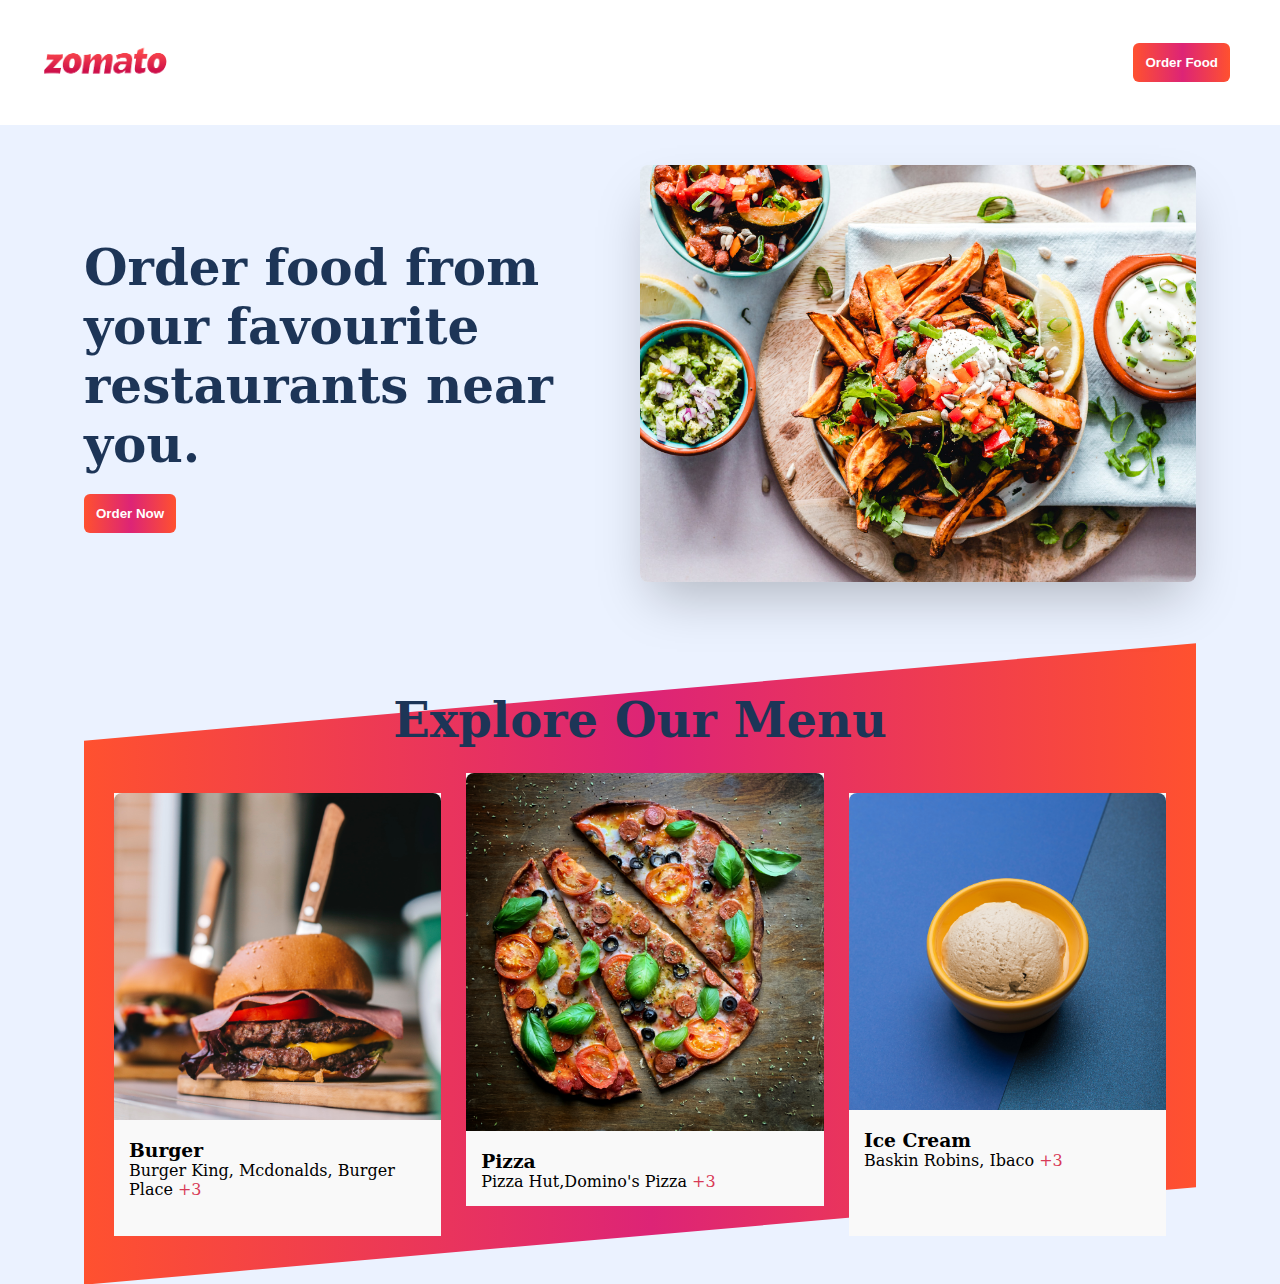
<file: index.html>
<!DOCTYPE html>
<html lang="en">
<head>
    <meta charset="UTF-8">
    <meta name="viewport" content="width=device-width, initial-scale=1.0">
    <link rel="stylesheet" href="style.css">
    <title>Zomato Webpage</title>
</head>
<body>
    <header>
        <nav class="navbar">
            <div class="nav_brand">
                <img src="ASSET/logo.png" alt="logo" class="nav_logo">
            </div>
            <div class="nav_items">
                <button class="button_primary">Order Food</button>
            </div>
        </nav>
    </header> 
    <main class="container">
        <!-- hero section -->
        <section class="hero_container">
            <div class="hero_image_container">
                <img src="ASSET/hero.jpg" alt="hero image" class="hero_image">
            </div>
            <div class="hero_description">
                <h1 class="hero_text">
                    Order food from your favourite restaurants near you.
                </h1>
                <button class="button_primary">Order Now</button>
            </div>
            </section>
            <br>
            <br>
            <br>
            <br>
            <!-- explore menu  -->
            <section class="explore_menu_container">
                <h1 class="explore_menu_text">Explore Our Menu</h1>
                <div class="explore_menu_gradient_bg">
                </div>
                <div class="explore_menu_lists">
                    <!-- Burger -->
                    <div class="food_card">
                        <div class="food_card_image_container">
                            <img src="ASSET/burger.jpg" alt="burger" class="food_image">
                        </div>
                        <div class="food_card_description">
                        <h3 class="food_title"> Burger</h3>
                        <p>Burger King, Mcdonalds, Burger Place <span style="color: #d83a56;">+3</span></p>
                        </div>
                    </div>
                    <!-- Pizza -->
                    <div class="food_card" id="pizza_card">
                        <div class="food_card_image_container">
                            <img src="ASSET/pizza.jpg" alt="burger" class="food_image">
                        </div>
                        <div class="food_card_description">
                        <h3 class="food_title"> Pizza</h3>
                        <p>Pizza Hut,Domino's Pizza <span style="color: #d83a56;">+3</span></p>
                        </div>
                    </div>
                    <!-- Ice cream -->
                    <div class="food_card">
                        <div class="food_card_image_container">
                            <img src="ASSET/iceCream.jpg" alt="burger" class="food_image">
                        </div>
                        <div class="food_card_description">
                        <h3 class="food_title"> Ice Cream</h3>
                        <p>Baskin Robins, Ibaco <span style="color: #d83a56;">+3</span></p>
                        </div>
                    </div>
                </div>
            </section>
    </main> 
</body>
</html>
</file>
<file: style.css>
* {
    margin: 0;
    padding: 0;
    box-sizing: border-box;
}

body {
    font-family: 'merriweather', 'serif';
    background-color: #ebf2ff;
}

.navbar {
    display: flex;
    align-items: center;
    justify-content: space-around;
    background-color: #fff;
}

.nav_brand {
    width: 100px;
}

.nav_logo {
    width: 100%;
}

.button_primary {
    background-image: linear-gradient(
        to right,
        #ff512f 0%,
        #dd2476 51%,
        #ff512f 100%
    );
    color: #fff;
    border: none;
    padding: 12px;
    border-radius: 6px;
    font-weight: 600;
}

.button_primary:hover {
    /* background-position: right center; */
    border: 2px solid #FF6767;
    cursor: pointer;
}

.container {
    max-width: 100%;
    padding: 20px;
    margin: 0 auto;

}

.hero_image_container {
    width: 100%;
}

.hero_image {
    width: 100%;
    border-radius: 8px;
    /* for 3d view this rgb is used */
    box-shadow: 0 25px 50px -12px rgb(0 0 0 / 25%); 
}

.hero_text {
    font-weight: 800;
    font-size: 30px;
    margin: 20px 0;
    color: #1d3557;
}
.food_card {
    background-color: #f9f9f9;
}

.food_card_image_container {
    width: 100%;
}

.food_image {
    border-radius: 8px 8px 0 0 ;
    width: 100%;
}

.food_card_description {
    padding: 15px;
}

.explore_menu_text {
    margin-top: 30px; 
    margin-bottom: 20px;
    text-align: center;
    font-weight: 800;
    font-size: 30px;
    color: #1d3557;
}
@media (min-width: 768px) {
    .navbar {
        justify-content: space-between;
        padding:  10px 30px;
         
    }

    .hero_container {
        margin-top:20px;
        display: flex;
        flex-direction: row-reverse;
        align-items: center;

    }

    .explore_menu_lists {
        display: flex;
        gap: 15px;
        margin-top: 45px;
        padding: 0 30px;
    }

    .explore_menu_container {
        position: relative;
    }
    .explore_menu_gradient_bg {
        position: absolute;
        top: 0;
        left: 0;
        width: 100%;
        height: 100%;
        background-image: linear-gradient(
            to right,
            #ff512f 0%,
            #dd2476 51%,
            #ff512f 100%
        );
        z-index: -3;
        transform: skewY(-5deg);
    }

    #pizza_card {
        /* to decrease margin top, we use negative margin-top value */
        margin-top: -20px;
        /* to uplift the from the bottom */
        margin-bottom: 30px;
    }
}

@media (min-width: 1024px) {
    .container {
        max-width: 90%;
    }

    .nav_brand {
        width: 150px;
    }

    .nav_items {
        padding: 20px;
        font-size: 20px; 
        font-weight: 600px;
    }

    .hero_description {
        width: 100%;
    }

    .hero_text {
        font-size: 50px;
    }

    .explore_menu_lists {
        gap: 25px;
    }

    .explore_menu_text {
        font-size:48px; ;
    }

    .explore_menu_container {
        position: relative;
    }
    .explore_menu_gradient_bg {
        position: absolute;
        top: 0;
        left: 0;
        width: 100%;
        height: 100%;
        background-image: linear-gradient(
            to right,
            #ff512f 0%,
            #dd2476 51%,
            #ff512f 100%
        );
        z-index: -3;
        transform: skewY(-5deg);
    }

}
</file>
